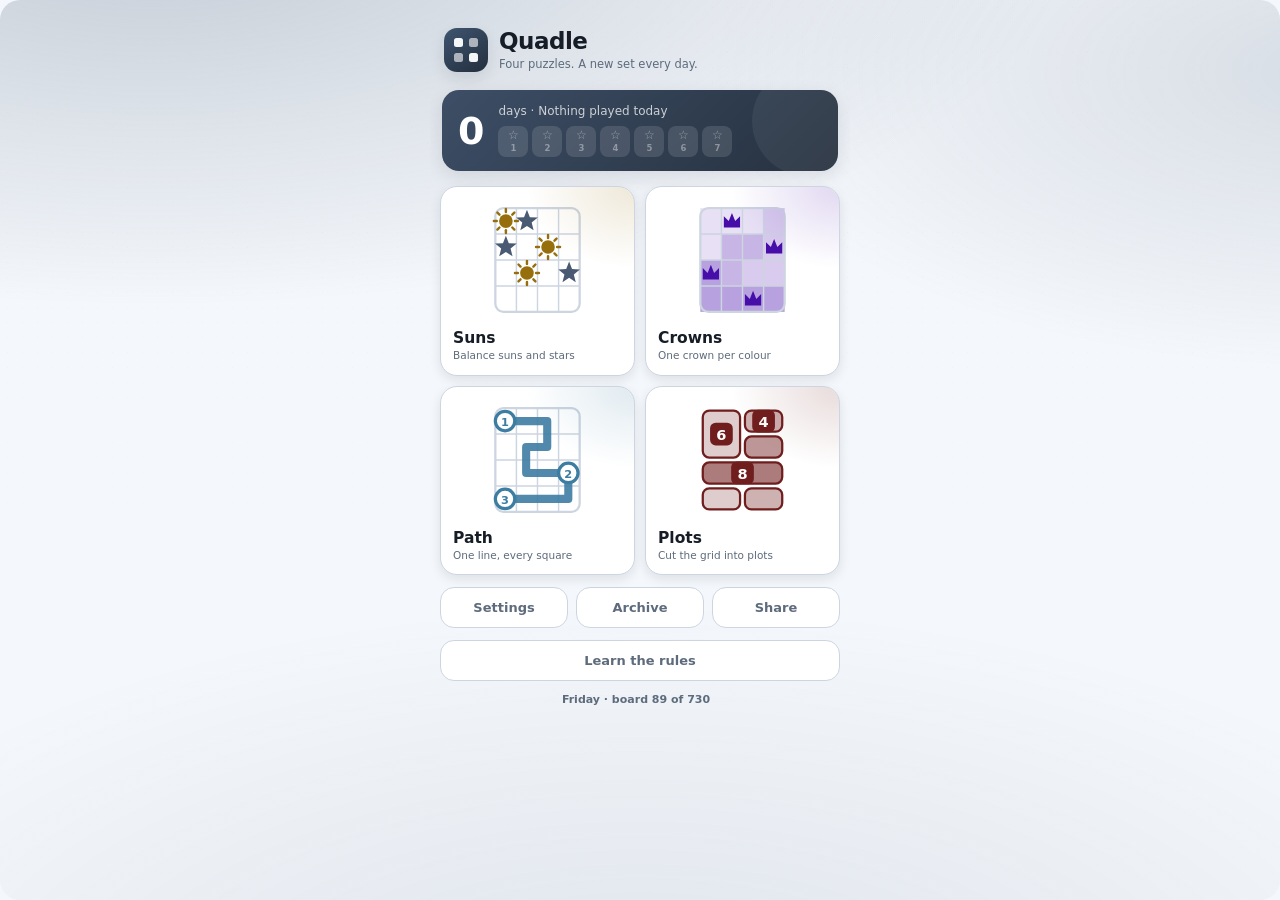
<file: index.html>
<!doctype html>
<html lang="en">
<head>
<meta charset="utf-8">
<meta name="viewport" content="width=device-width,initial-scale=1,viewport-fit=cover">
<title>Quadle — four puzzles, one a day</title>
<meta name="description" content="Four logic puzzles, a new set every day. Suns, Crowns, Path and Plots. No words, no accounts, works offline.">
<meta name="theme-color" content="#0e1319">
<link rel="manifest" href="manifest.webmanifest">
<link rel="icon" href="icons/icon-192.png">
<link rel="apple-touch-icon" href="icons/apple-touch-icon.png">
<meta name="apple-mobile-web-app-capable" content="yes">
<meta name="apple-mobile-web-app-status-bar-style" content="black-translucent">
<link rel="stylesheet" href="styles.css">
<style>
html,body{margin:0;min-height:100%;background:#0e1319;}
@media (prefers-color-scheme: light){html,body{background:#f4f7fb;}}
</style>
</head>
<body>
<div id="root">
  <div id="bgfx"></div>

  <!-- ============ HOME ============ -->
  <section id="home">
    <header class="brand">
      <div class="mark" id="brandMark"></div>
      <div class="brandtext">
        <h1>Quadle</h1>
        <p class="tagline">Four puzzles. A new set every day.</p>
      </div>
    </header>

    <div class="streakcard">
      <div class="streakbig" id="streakBig">0</div>
      <div class="streakmeta">
        <div class="lb"><span id="streakLbl">day streak</span> · <span id="streakSub">Nothing played today</span></div>
        <div class="dots" id="streakDots"></div>
      </div>
    </div>

    <div class="cards" id="cards"></div>

    <div class="homefoot">
      <button class="ghost" id="openSet">Settings</button>
      <button class="ghost" id="openArchive">Archive</button>
      <button class="ghost" id="shareBtn">Share</button>
    </div>
    <div class="homefoot">
      <button class="ghost" id="practiceBtn">Learn the rules</button>
    </div>
    <div class="daynav"><span id="dayLabel">—</span><span id="countdown"></span></div>
  </section>

  <!-- ============ PLAY ============ -->
  <section id="play" hidden>
    <div class="playtop">
      <button id="backBtn" class="icon" aria-label="Back">‹</button>
      <span id="modeTag" class="tag">Today</span>
      <span id="label">—</span>
      <span id="timer">0:00</span>
      <button id="helpBtn" class="icon" aria-label="How to play">?</button>
    </div>
    <div id="stage">
      <div id="board"></div>
      <div id="msg"></div>
    </div>
    <div class="ctrl">
      <button id="newBtn">New</button>
      <button id="resetBtn">Reset</button>
      <button id="hintBtn">Hint</button>
      <button id="sizeBtn">Size</button>
      <button id="cbBtn">Pattern</button>
    </div>
    <div id="hint"></div>
  </section>

  <!-- ============ SETTINGS ============ -->
  <div id="setWrap" hidden>
    <div class="panel">
      <div class="panelhead"><h2>Settings</h2><button class="icon" id="closeSet">✕</button></div>
      <label class="row"><span>Dark mode</span><input type="checkbox" id="optDark"></label>
      <label class="row"><span>Sound</span><input type="checkbox" id="optSound" checked></label>
      <label class="row"><span>Animation</span><input type="checkbox" id="optMotion" checked></label>
      <label class="row"><span>Patterns on colours</span><input type="checkbox" id="optPat"></label>
      <label class="row"><span>Help improve the puzzles</span><input type="checkbox" id="optStats"></label>
      <div class="row col">
        <small id="statsNote">Records only which puzzle you stopped on. Nothing else, and nothing personal.</small>
      </div>
      <div class="row col">
        <span>Backup code</span>
        <code id="backupCode">—</code>
        <small>Keep this. It restores your streak on a new phone.</small>
        <div class="minirow">
          <button class="ghost sm" id="copyCode">Copy</button>
          <button class="ghost sm" id="restoreCode">Restore</button>
        </div>
      </div>
    </div>
  </div>
</div>


<script src="app.js"></script>
<script>
// Only the website needs the offline cache. Inside the app the files are
// already on the phone, so the service worker would just get in the way.
if ("serviceWorker" in navigator && location.hostname !== "appassets.androidplatform.net")
  window.addEventListener("load", () => navigator.serviceWorker.register("sw.js").catch(() => {}));
</script>
</body>
</html>
</file>
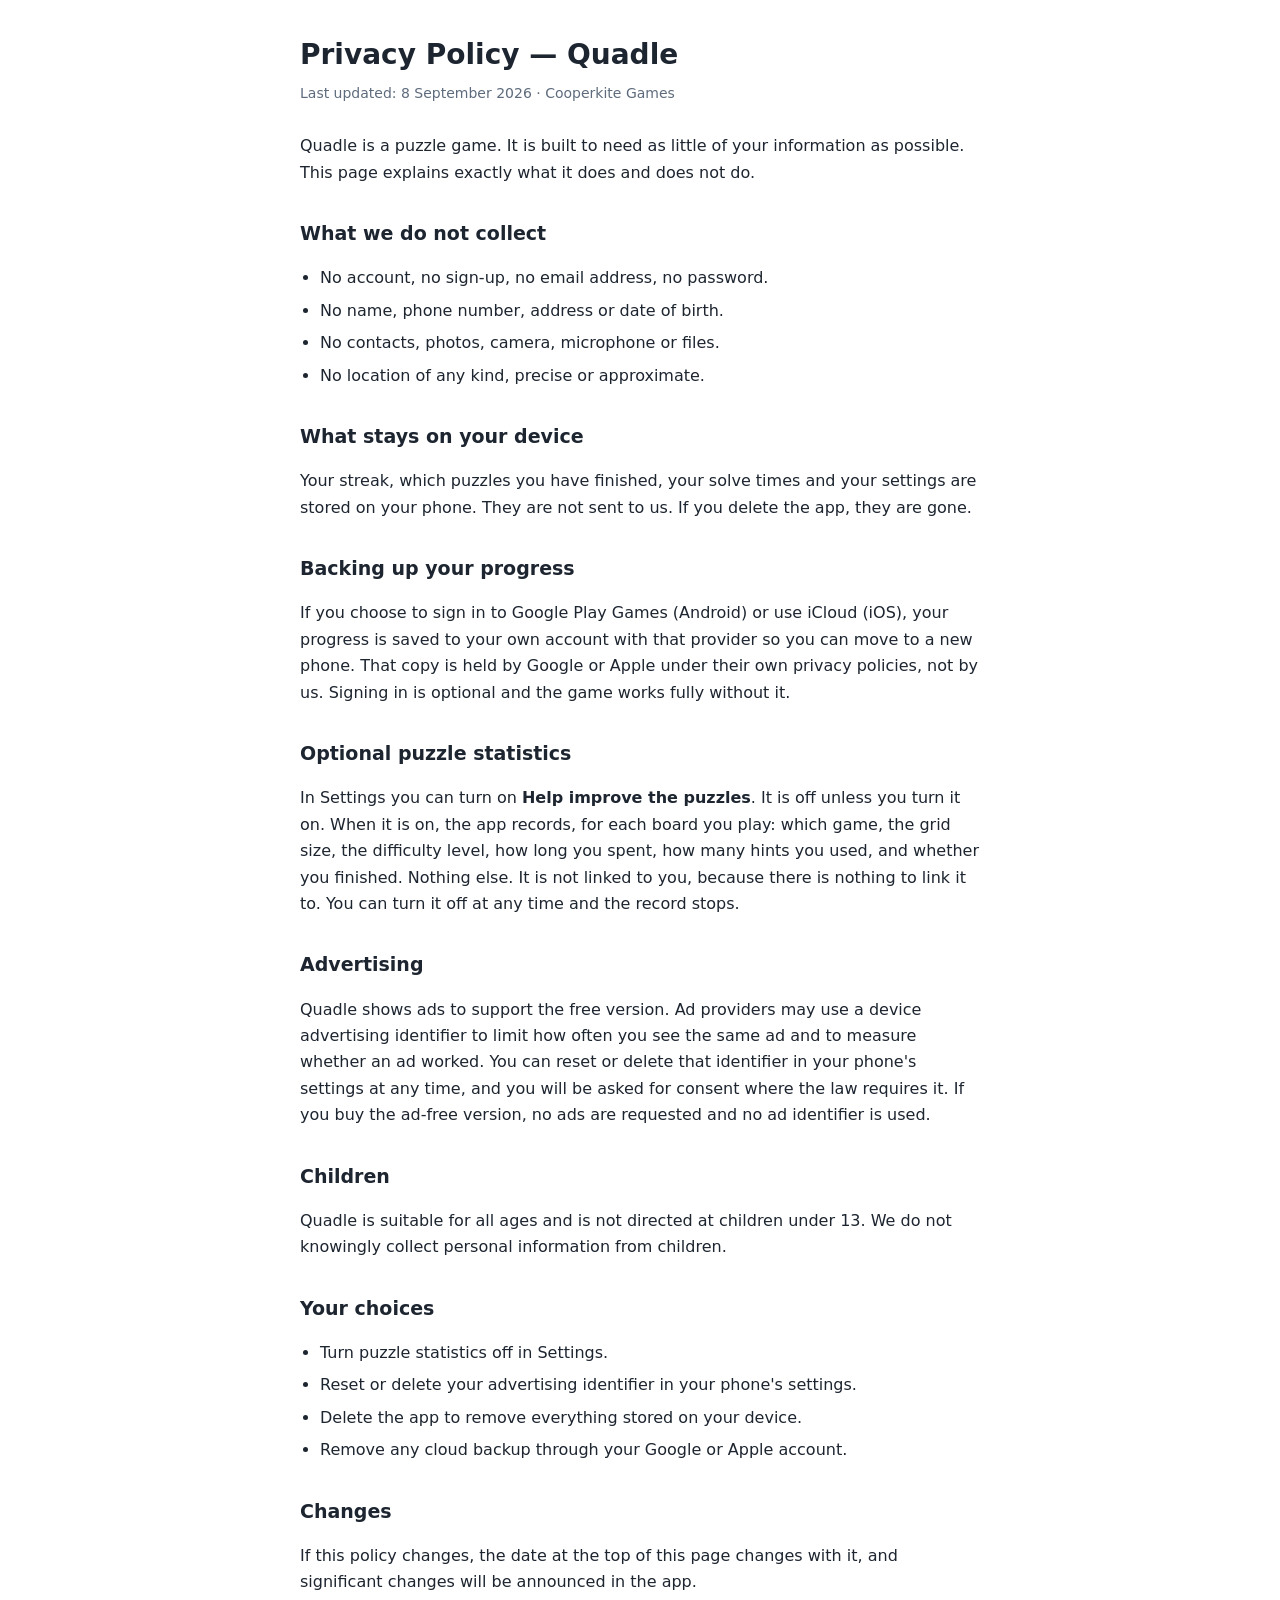
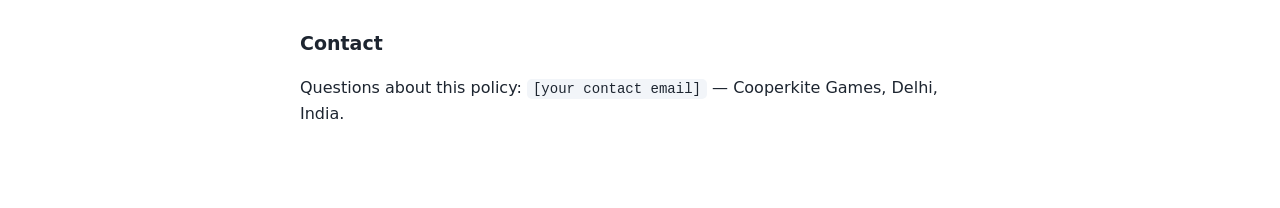
<file: privacy.html>
<!doctype html>
<html lang="en">
<head>
<meta charset="utf-8">
<meta name="viewport" content="width=device-width,initial-scale=1">
<title>Quadle — Privacy Policy</title>
<style>
body{max-width:680px;margin:0 auto;padding:32px 20px 64px;
  font:400 16px/1.65 system-ui,-apple-system,"Segoe UI",sans-serif;color:#1d2530;background:#fff;}
h1{font-size:28px;margin:0 0 4px;} h2{font-size:19px;margin:32px 0 8px;}
.upd{color:#5d6b7c;font-size:14px;margin:0 0 28px;}
ul{padding-left:20px;} li{margin:6px 0;}
code{background:#f2f5f9;padding:2px 6px;border-radius:5px;font-size:14px;}
@media(prefers-color-scheme:dark){body{background:#0e1319;color:#e8eef6;}
  .upd{color:#93a2b4;} code{background:#1f2833;}}
</style>
</head>
<body>
<h1>Privacy Policy — Quadle</h1>
<p class="upd">Last updated: 8 September 2026 · Cooperkite Games</p>

<p>Quadle is a puzzle game. It is built to need as little of your information as
possible. This page explains exactly what it does and does not do.</p>

<h2>What we do not collect</h2>
<ul>
  <li>No account, no sign-up, no email address, no password.</li>
  <li>No name, phone number, address or date of birth.</li>
  <li>No contacts, photos, camera, microphone or files.</li>
  <li>No location of any kind, precise or approximate.</li>
</ul>

<h2>What stays on your device</h2>
<p>Your streak, which puzzles you have finished, your solve times and your
settings are stored on your phone. They are not sent to us. If you delete the
app, they are gone.</p>

<h2>Backing up your progress</h2>
<p>If you choose to sign in to Google Play Games (Android) or use iCloud (iOS),
your progress is saved to your own account with that provider so you can move to
a new phone. That copy is held by Google or Apple under their own privacy
policies, not by us. Signing in is optional and the game works fully without it.</p>

<h2>Optional puzzle statistics</h2>
<p>In Settings you can turn on <strong>Help improve the puzzles</strong>. It is off
unless you turn it on. When it is on, the app records, for each board you play:
which game, the grid size, the difficulty level, how long you spent, how many
hints you used, and whether you finished. Nothing else. It is not linked to you,
because there is nothing to link it to. You can turn it off at any time and the
record stops.</p>

<h2>Advertising</h2>
<p>Quadle shows ads to support the free version. Ad providers may use a device
advertising identifier to limit how often you see the same ad and to measure
whether an ad worked. You can reset or delete that identifier in your phone's
settings at any time, and you will be asked for consent where the law requires
it. If you buy the ad-free version, no ads are requested and no ad identifier is
used.</p>

<h2>Children</h2>
<p>Quadle is suitable for all ages and is not directed at children under 13. We
do not knowingly collect personal information from children.</p>

<h2>Your choices</h2>
<ul>
  <li>Turn puzzle statistics off in Settings.</li>
  <li>Reset or delete your advertising identifier in your phone's settings.</li>
  <li>Delete the app to remove everything stored on your device.</li>
  <li>Remove any cloud backup through your Google or Apple account.</li>
</ul>

<h2>Changes</h2>
<p>If this policy changes, the date at the top of this page changes with it, and
significant changes will be announced in the app.</p>

<h2>Contact</h2>
<p>Questions about this policy: <code>[your contact email]</code> — Cooperkite Games, Delhi, India.</p>
</body>
</html>
</file>
<file: styles.css>
/* ================= shell ================= */
#root, #root *, #root *::before, #root *::after{ box-sizing:border-box; }

html,body{min-height:100%;}
#root{
  --given-fallback:#eef1f6;
  --accent:#966F0C; --soft:#F7EEDA;
  --bg:#f4f7fb; --surface:#ffffff; --line:#ccd5e0; --text:#161d27; --muted:#5d6b7c;
  --cell:#ffffff; --gridline:#8B96A0; --shadow:rgba(20,30,45,.10);
  position:relative; max-width:440px; margin:0 auto;
  min-height:100vh; min-height:100dvh;
  display:flex; flex-direction:column;
  font-family:system-ui,-apple-system,"Segoe UI",sans-serif; color:var(--text);
  background:var(--bg); overflow-x:hidden;
  padding:calc(14px + env(safe-area-inset-top)) 12px calc(22px + env(safe-area-inset-bottom));
  user-select:none; -webkit-user-select:none;
  transition:background .35s ease, color .35s ease;
}
#root[data-dark]{ --given-fallback:#2b3646;
  --bg:#0e1319; --surface:#18202a; --line:#2e3a48; --text:#e8eef6; --muted:#93a2b4;
  --cell:#1f2833; --gridline:#5E7387; --shadow:rgba(0,0,0,.5);
}
/* the wallpaper behind everything — takes the colour of whichever game you're in */
#bgfx{
  position:fixed; inset:0; z-index:0; pointer-events:none;
  background:var(--bg);
  background:
    radial-gradient(120% 70% at 12% -8%, color-mix(in srgb, var(--accent) 26%, transparent) 0%, transparent 60%),
    radial-gradient(90% 60% at 105% 8%, color-mix(in srgb, var(--accent) 16%, transparent) 0%, transparent 55%),
    radial-gradient(120% 80% at 50% 115%, color-mix(in srgb, var(--accent) 12%, transparent) 0%, transparent 60%);
  transition:background .5s ease;
}
#bgfx::after{
  content:""; position:absolute; inset:0; opacity:.5;
  background-image:radial-gradient(currentColor .9px, transparent 1px);
  background-size:15px 15px; color:var(--line);
  -webkit-mask-image:linear-gradient(180deg,rgba(0,0,0,.55),transparent 70%);
  mask-image:linear-gradient(180deg,rgba(0,0,0,.55),transparent 70%);
}
#home,#play{position:relative; z-index:1; flex:1; display:flex; flex-direction:column;}

/* ================= home ================= */
.brand{flex:0 0 auto;display:flex;align-items:center;gap:11px;padding:6px 4px 4px;}
.brand .mark{
  width:44px;height:44px;flex:0 0 44px;border-radius:13px;
  background:var(--accent);
  background:linear-gradient(145deg,var(--accent),color-mix(in srgb,var(--accent) 55%, #000));
  position:relative;box-shadow:0 6px 16px var(--shadow);transition:background .4s ease;}
.brand .mark::before,.brand .mark::after{content:"";position:absolute;
  background:rgba(255,255,255,.95);border-radius:2.5px;}
.brand .mark::before{left:10px;top:10px;width:9px;height:9px;
  box-shadow:15px 0 0 rgba(255,255,255,.6), 0 15px 0 rgba(255,255,255,.6);}
.brand .mark::after{left:25px;top:25px;width:9px;height:9px;}
.brandtext{flex:1;min-width:0;}
.brand h1{margin:0;font-size:23px;letter-spacing:-.5px;color:var(--text);line-height:1.1;}
.tagline{margin:2px 0 0;font-size:11.5px;color:var(--muted);}

.streakcard{
  flex:0 0 auto;
  display:flex;align-items:center;gap:14px;margin:14px 2px 15px;padding:14px 16px;
  border-radius:17px;color:#fff;position:relative;overflow:hidden;
  background:linear-gradient(135deg,#3D4E66,#26313F);
  box-shadow:0 6px 18px var(--shadow);}
.streakcard::after{content:"";position:absolute;right:-24px;top:-24px;width:110px;height:110px;
  border-radius:50%;background:rgba(255,255,255,.06);}
.streakbig{font-size:38px;font-weight:800;line-height:1;}
.streakmeta{flex:1;}
.streakmeta .lb{font-size:12px;opacity:.75;}
.streakmeta .dots{display:flex;gap:5px;margin-top:8px;}
.streakmeta .dots{gap:4px;}
.streakmeta .dots i{
  width:30px;padding:3px 0 4px;border-radius:8px;background:rgba(255,255,255,.12);
  font:600 12px/1 system-ui;text-align:center;font-style:normal;
  color:rgba(255,255,255,.45);display:flex;flex-direction:column;align-items:center;gap:2px;}
.streakmeta .dots i b{font:700 8.5px system-ui;opacity:.85;}
.streakmeta .dots i.on{background:rgba(255,255,255,.95);color:#C79A1E;}
.streakmeta .dots i.on b{color:#26313F;}
.streakmeta .dots i.next{box-shadow:inset 0 0 0 1.5px rgba(255,255,255,.6);}

.cards{display:grid;grid-template-columns:1fr 1fr;grid-auto-rows:1fr;gap:10px;flex:1;min-height:0;}
.gcard{
  position:relative;padding:13px 12px 12px;cursor:pointer;text-align:left;
  display:flex;flex-direction:column;justify-content:center;
  background:var(--surface);border:1px solid var(--line);border-radius:17px;
  box-shadow:0 4px 12px var(--shadow);overflow:hidden;
  transition:transform .13s ease, box-shadow .13s ease;}
.gcard::before{content:"";position:absolute;inset:0;
  background:radial-gradient(90% 70% at 100% 0%, var(--gcol) 0%, transparent 62%);
  opacity:.16;pointer-events:none;}
.gcard:active{transform:translateY(2px) scale(.985);box-shadow:0 1px 5px var(--shadow);}
.gcard .prev{width:100%;flex:1;min-height:66px;max-height:120px;display:block;}
.gcard .gname{font-size:15.5px;font-weight:750;color:var(--text);margin-top:9px;}
.gcard .gsub{font-size:10.5px;color:var(--muted);margin-top:2px;line-height:1.3;}
.gcard .gtick{position:absolute;top:10px;right:10px;width:21px;height:21px;border-radius:50%;
  background:var(--gcol);color:#fff;font:800 12px/21px system-ui;text-align:center;
  opacity:0;transform:scale(.5);transition:.25s cubic-bezier(.2,1.5,.4,1);}
.gcard.done .gtick{opacity:1;transform:scale(1);}

.homefoot{display:flex;gap:8px;margin-top:12px;flex:0 0 auto;}
.homefoot:first-of-type{margin-top:16px;}
.ghost{
  flex:1;padding:12px;border-radius:14px;cursor:pointer;font:600 13px system-ui;
  background:var(--surface);border:1px solid var(--line);color:var(--muted);}
.ghost:active{background:var(--bg);transform:translateY(2px);}

/* ================= play ================= */
.playtop{display:flex;align-items:center;gap:8px;margin:2px 2px 10px;
  font:600 13px system-ui;color:var(--ink);}
.playtop #label{flex:1;}
.tag{font:700 10px system-ui;letter-spacing:.4px;text-transform:uppercase;
  padding:4px 8px;border-radius:7px;background:var(--ink);color:var(--surface);}
.tag.alt{background:transparent;color:var(--muted);border:1px solid var(--line);}
.daynav{display:flex;align-items:center;justify-content:center;gap:8px;margin-top:12px;
  font:600 11px system-ui;color:var(--muted);text-align:center;flex-wrap:wrap;}
.daynav b{color:var(--accent);font-weight:700;}
.daynav button{width:28px;height:28px;border-radius:9px;background:var(--surface);
  border:1px solid var(--line);color:var(--muted);cursor:pointer;font:600 15px/1 system-ui;}
.pnote{font:400 12.5px/1.5 system-ui;color:var(--muted);margin:2px 0 6px;}
.winbox{text-align:center;padding:6px 0 14px;}
.wtick{width:58px;height:58px;margin:0 auto 12px;border-radius:50%;
  background:var(--ink);color:var(--surface);font:700 30px/58px system-ui;
  animation:tickPop .45s cubic-bezier(.2,1.5,.4,1) both;}
.wttl{font:700 21px system-ui;color:var(--text);}
.wtime{font:800 40px system-ui;color:var(--ink);margin:6px 0 2px;
  font-variant-numeric:tabular-nums;}
.wsub{font:500 12.5px system-ui;color:var(--muted);}
@keyframes tickPop{0%{transform:scale(.3);opacity:0}60%{transform:scale(1.12);opacity:1}100%{transform:scale(1)}}
.rules{margin:4px 0 0;padding-left:20px;}
.rules li{font:400 13.5px/1.6 system-ui;color:var(--text);margin:7px 0;}
.pbody{max-height:62vh;overflow-y:auto;}
.nomotion *{animation:none !important;transition:none !important;}
.daynav button{display:none;}
#timer{font-variant-numeric:tabular-nums;color:var(--muted);}
.icon{width:32px;height:32px;border-radius:10px;cursor:pointer;
  background:var(--surface);border:1px solid var(--line);color:var(--text);
  font:600 19px/1 system-ui;}

/* ================= settings ================= */
#setWrap{position:absolute;inset:0;z-index:20;background:rgba(8,14,22,.55);
  display:flex;align-items:flex-end;}
/* [hidden] must win over display:flex, or the panel can never close */
#setWrap[hidden]{display:none !important;}
#home[hidden],#play[hidden]{display:none !important;}
#setWrap .panel{width:100%;background:var(--surface);border-radius:20px 20px 0 0;
  padding:16px 16px 22px;box-shadow:0 -8px 30px rgba(0,0,0,.3);
  animation:sheetUp .28s cubic-bezier(.2,.9,.3,1) both;}
@keyframes sheetUp{from{transform:translateY(100%)}to{transform:none}}
.panelhead{display:flex;align-items:center;justify-content:space-between;margin-bottom:8px;}
.panelhead h2{margin:0;font-size:19px;color:var(--text);}
#setWrap .row{display:flex;align-items:center;justify-content:space-between;gap:10px;
  padding:12px 2px;border-bottom:1px solid var(--line);font-size:14px;font-weight:600;
  color:var(--text);}
#setWrap .row.col{flex-direction:column;align-items:flex-start;gap:5px;border-bottom:0;}
#setWrap .row small{font-weight:400;font-size:11.5px;color:var(--muted);line-height:1.45;}
.minirow{display:flex;gap:8px;width:100%;margin-top:8px;}
.ghost.sm{padding:9px;font-size:12px;}
#toast{position:absolute;left:50%;bottom:22px;transform:translateX(-50%);z-index:40;
  background:var(--text);color:var(--bg);padding:10px 16px;border-radius:12px;
  font:600 12.5px system-ui;box-shadow:0 6px 18px rgba(0,0,0,.35);
  animation:toastIn .25s both;max-width:88%;text-align:center;}
@keyframes toastIn{from{opacity:0;transform:translate(-50%,10px)}to{opacity:1;transform:translate(-50%,0)}}
#shareCard{white-space:pre;font:600 13px/1.5 ui-monospace,monospace;color:var(--text);
  background:var(--bg);border:1px solid var(--line);border-radius:12px;padding:12px;margin-top:10px;}
#setWrap code{font:600 15px ui-monospace,monospace;letter-spacing:2px;color:var(--ink);
  background:var(--bg);padding:7px 11px;border-radius:9px;border:1px solid var(--line);}
input[type=checkbox]{width:44px;height:26px;appearance:none;background:var(--line);
  border-radius:13px;position:relative;cursor:pointer;transition:background .2s;}
input[type=checkbox]:checked{background:var(--accent);}
input[type=checkbox]::after{content:"";position:absolute;top:3px;left:3px;width:20px;height:20px;
  border-radius:50%;background:#fff;transition:transform .2s;}
input[type=checkbox]:checked::after{transform:translateX(18px);}

#root{--accent:#966F0C;--soft:#F7EEDA;max-width:420px;margin:0 auto;font-family:system-ui,-apple-system,"Segoe UI",sans-serif;
  color:#1d2530;padding:6px 10px 18px;user-select:none;-webkit-user-select:none;}
#board{position:relative;margin:0 auto;touch-action:none;}
#stage{flex:1;display:flex;flex-direction:column;align-items:center;justify-content:center;
  min-height:0;gap:2px;}
.grid{display:grid;gap:2px;background:var(--gridline);padding:2px;border-radius:8px;position:relative;}
.grid.airy{background:transparent;gap:0;padding:0;
  border:1.5px solid var(--gridline);border-radius:10px;overflow:hidden;}
.grid.airy .cell{border-right:1px dashed var(--gridline);border-bottom:1px dashed var(--gridline);}
.grid.map{background:transparent;gap:0;padding:0;border:3px solid #1C1C1C;border-radius:6px;overflow:hidden;}
.grid.map .cell{border:0;}
.cell{background:var(--cell);color:var(--text);display:flex;align-items:center;
  justify-content:center;font:700 19px system-ui;cursor:pointer;position:relative;}
.given{background:var(--given-fallback,#eef1f6);}
.given{background:color-mix(in srgb,var(--accent) 14%, var(--cell));}
.given svg{filter:saturate(1.05);}

.edges{position:absolute;inset:0;pointer-events:none;z-index:7;overflow:visible;}
.edge{position:absolute;width:22px;height:22px;border-radius:50%;
  background:var(--surface);border:2px solid var(--text);
  font:800 14px/18px system-ui;color:var(--text);text-align:center;
  transform:translate(-50%,-50%);
  box-shadow:0 1px 3px rgba(0,0,0,.3);
  animation:badgeIn .3s cubic-bezier(.2,1.5,.4,1) both;}
/* error marking */
.cell.err::after{content:"";position:absolute;inset:0;border:3px solid #b3261e;
  box-sizing:border-box;z-index:5;animation:errpulse .85s ease-in-out infinite;}
@keyframes errpulse{0%,100%{opacity:1}50%{opacity:.35}}
.cell.area{box-shadow:inset 0 0 0 999px rgba(179,38,30,.42);}
.cell.area::before{content:"";position:absolute;inset:0;z-index:2;pointer-events:none;
  background:repeating-linear-gradient(45deg,rgba(255,255,255,.55) 0 4px,transparent 4px 10px);}
.cell.tip::after{content:"";position:absolute;inset:0;border:3px solid #1a8f4c;
  box-sizing:border-box;z-index:5;animation:errpulse .85s ease-in-out infinite;}
.crown{width:50%;height:50%;border-radius:50%;background:#0C1118;
  box-shadow:0 0 0 3px #fff, 0 1px 3px rgba(0,0,0,.4);z-index:3;}
.xmark{color:#3A4250 !important;font:700 17px system-ui !important;}
.xmark{font:700 15px system-ui;color:#41505f;opacity:.85;z-index:3;}
.pat{position:absolute;inset:0;pointer-events:none;opacity:0;z-index:1;}
.showpat .pat{opacity:.5;}
#svg{position:absolute;inset:0;pointer-events:none;z-index:4;}
.cp{width:64%;height:64%;border-radius:50%;background:var(--surface);border:2.5px solid var(--text);
  color:var(--text);display:flex;align-items:center;justify-content:center;
  font:700 15px system-ui;z-index:5;}
.oncell{background:#dbe6f2;}
#root[data-dark] .oncell{background:#2c3a4c;}
.oncell{background:color-mix(in srgb,var(--accent) 26%, var(--cell));}
/* patches */
/* the badge outline IS the shape rule; a cross badge means any shape */
.rect{position:absolute;border:3.5px solid var(--text);border-radius:5px;z-index:3;pointer-events:none;}
.sel{position:absolute;border:3px dashed var(--text);border-radius:5px;z-index:6;pointer-events:none;
  background:rgba(70,90,120,.20);
  background:color-mix(in srgb,var(--accent) 22%, transparent);}
#msg{text-align:center;font:600 13.5px/1.45 system-ui;min-height:34px;margin-top:10px;color:#2b7a4b;}
#root[data-dark] #msg{color:#5ed08a;}
#msg.err{color:#b3261e;} #msg.tip{color:#1a8f4c;}
.ctrl{display:flex;flex-wrap:wrap;gap:5px;margin-top:auto;padding-top:12px;}
.ctrl button{flex:1 1 60px;padding:10px 2px;border:1.5px solid var(--line);background:var(--surface);border-radius:12px;
  font:600 12px system-ui;color:var(--text);cursor:pointer;}
.ctrl button:active{background:var(--bg);transform:translateY(2px);}
#hintBtn{border-color:#1a8f4c;color:#1a8f4c;}
#root[data-dark] #hintBtn{border-color:#4FBE7C;color:#4FBE7C;}
.bar{color:var(--accent,#5a6675);}

/* ---------- motion ---------- */
@keyframes cellEnter{from{opacity:0;transform:scale(.55)}to{opacity:1;transform:scale(1)}}
@keyframes pop{0%{transform:scale(.82)}55%{transform:scale(1.08)}100%{transform:scale(1)}}
.cell.pop{animation:pop .24s cubic-bezier(.2,1.4,.5,1);}
.cell.pop svg{animation:markIn .26s cubic-bezier(.2,1.5,.45,1) both;}
@keyframes markIn{0%{opacity:0;transform:scale(.55)}
                  100%{opacity:1;transform:scale(1)}}
@keyframes crownDrop{
  0%{opacity:0;transform:translateY(-34%) scale(.6)}
  55%{opacity:1;transform:translateY(6%) scale(1.06)}
  78%{transform:translateY(-2%) scale(.99)}
  100%{opacity:1;transform:translateY(0) scale(1)}}
@keyframes regionFlash{
  0%{box-shadow:inset 0 0 0 0 rgba(255,255,255,0)}
  35%{box-shadow:inset 0 0 0 40px rgba(255,255,255,.42)}
  100%{box-shadow:inset 0 0 0 40px rgba(255,255,255,0)}}
.cell.pop svg{animation:crownDrop .34s cubic-bezier(.25,1.2,.35,1) both;}
.cell.flash{animation:regionFlash .55s ease-out;}
@keyframes winWave{0%{transform:scale(1)}30%{transform:scale(1.13)}100%{transform:scale(1)}}
@keyframes shake{0%,100%{transform:translateX(0)}
                 25%{transform:translateX(-3px)}55%{transform:translateX(3px)}
                 80%{transform:translateX(-1.5px)}}
@keyframes msgIn{from{opacity:0;transform:translateY(7px)}to{opacity:1;transform:none}}
@keyframes glow{0%{box-shadow:0 0 0 0 var(--accent)}
                100%{box-shadow:0 0 0 14px rgba(0,0,0,0)}}
@keyframes badgeIn{from{opacity:0;transform:translate(-50%,-50%) scale(.4)}
                   to{opacity:1;transform:translate(-50%,-50%) scale(1)}}
@keyframes rectIn{
  0%{opacity:0;transform:scale(.72)}
  60%{opacity:1;transform:scale(1.04)}
  100%{opacity:1;transform:scale(1)}}
@keyframes fillIn{from{opacity:0}to{opacity:1}}
.grid.shake{animation:shake .3s;}
.grid.won{animation:glow .8s ease-out 1;border-radius:10px;}
#msg{animation:msgIn .25s both;}
.rect{transition:border-color .2s ease;}
.rect.fresh{animation:rectIn .3s cubic-bezier(.22,1.35,.36,1) both;
  transform-origin:var(--ox,50%) var(--oy,50%);}
.cell.filled{animation:fillIn .26s ease-out both;}
.sel{transition:none;}
@media (prefers-reduced-motion:reduce){
  *,*::before,*::after{animation-duration:.01ms !important;animation-iteration-count:1 !important;
    transition-duration:.01ms !important;}
}
#hint{margin-top:12px;font:400 12.5px/1.6 system-ui;color:var(--muted);text-align:center;}

/* on a desktop window it sits as a rounded card; on a phone it fills the screen */
@media (min-width:520px){
  #root{border-radius:20px;margin-top:16px;margin-bottom:16px;min-height:640px;}
  #bgfx,#setWrap{border-radius:20px;}
}
</file>
